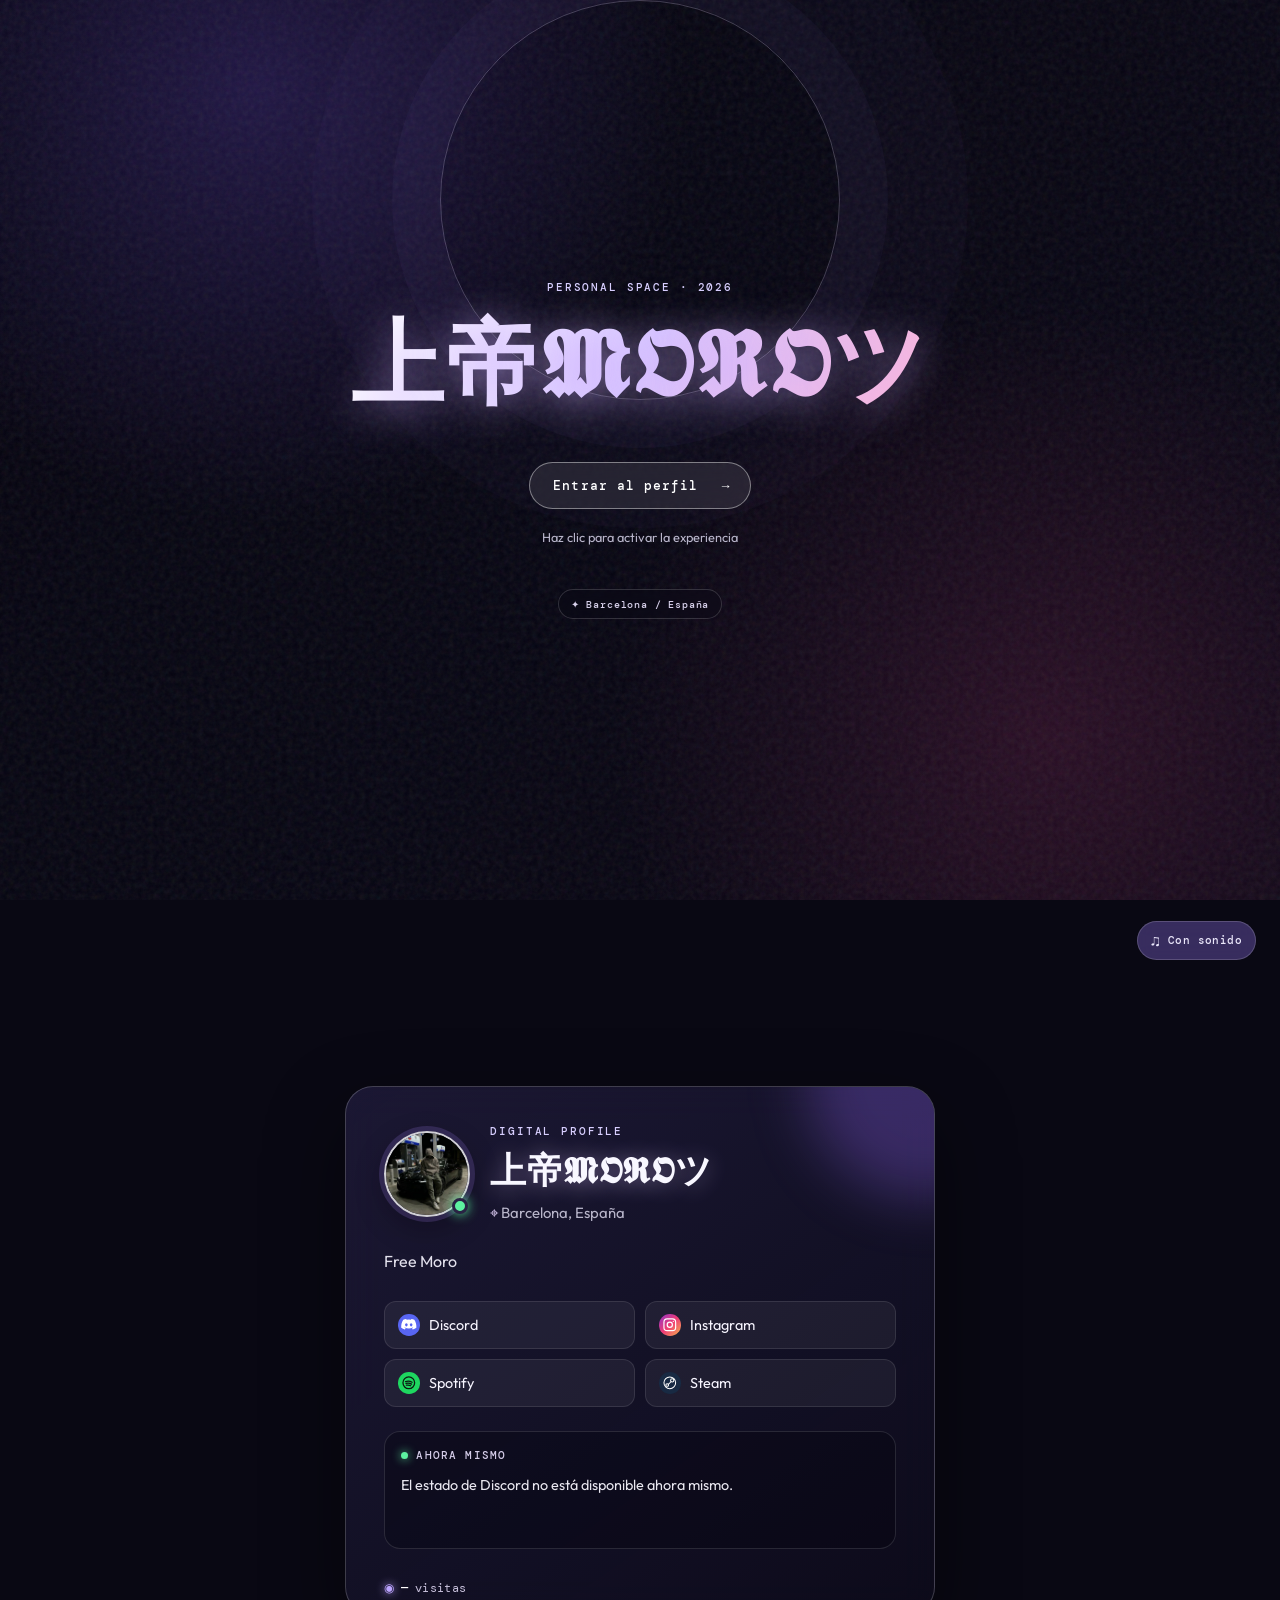
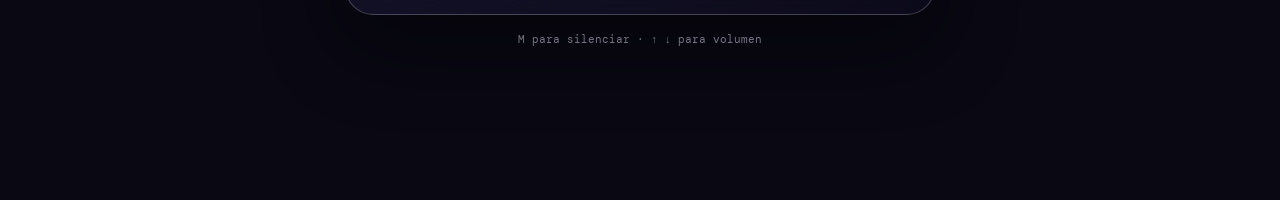
<file: index.html>
<!DOCTYPE html>
<html lang="es">
<head>
  <meta charset="UTF-8" />
  <meta name="viewport" content="width=device-width, initial-scale=1.0" />
  <meta name="theme-color" content="#0c0b18" />
  <title>上帝𝕸𝕺𝕽𝕺ツ · Perfil</title>
  <link rel="icon" type="image/png" href="avatar.png" />
  <link rel="stylesheet" href="style.css" />
  <link rel="stylesheet" href="enhancements.css" />
</head>
<body>
  <video autoplay muted loop playsinline id="bgVideo" aria-hidden="true"><source src="background-video.mp4" type="video/mp4" /></video>
  <div class="backdrop" aria-hidden="true"></div><div class="noise" aria-hidden="true"></div>
  <section id="intro" class="intro" aria-label="Pantalla de bienvenida">
    <div class="intro__orb"></div><div class="intro__lines" aria-hidden="true"></div><p class="eyebrow">PERSONAL SPACE · 2026</p><h1>上帝𝕸𝕺𝕽𝕺ツ</h1>
    <button id="enterButton" class="enter-button" type="button"><span>Entrar al perfil</span><span aria-hidden="true">→</span></button>
    <p class="intro__hint">Haz clic para activar la experiencia</p><span class="intro__badge">✦  Barcelona / España</span>
  </section>
  <main id="main" class="profile-shell" hidden>
    <button id="soundButton" class="sound-button" type="button" aria-label="Silenciar sonido" aria-pressed="true"><span class="sound-icon" aria-hidden="true">♫</span><span class="sound-label">Con sonido</span></button>
    <article class="profile-card">
      <div class="card-glow" aria-hidden="true"></div>
      <header class="profile-header"><div class="avatar-wrap"><img src="avatar.png" alt="Avatar de Moro" class="avatar" /><span class="status-dot" title="Disponible"></span></div><div class="identity"><p class="eyebrow">DIGITAL PROFILE</p><h2>上帝𝕸𝕺𝕽𝕺ツ</h2><p class="location"><span aria-hidden="true">⌖</span> Barcelona, España</p></div></header>
      <p class="bio">Free Moro</p>
      <div class="profile-stats" aria-live="polite"><span aria-hidden="true">◉</span><strong id="viewCount">—</strong><span>visitas</span></div>
      <nav class="socials" aria-label="Redes sociales">
        <a class="discord-link" href="https://discord.com/users/664747091637305364" target="_blank" rel="noopener noreferrer"><span class="social-icon" aria-hidden="true"><svg viewBox="0 0 24 24"><path d="M19.5 5.1A16.2 16.2 0 0 0 15.5 4l-.5 1a13.5 13.5 0 0 0-6 0l-.5-1a16 16 0 0 0-4 1.1C2 8.8 1.4 12.4 1.7 16a16 16 0 0 0 4.9 2.5l1.2-1.6a9 9 0 0 1-1.9-.9l.5-.4a11.5 11.5 0 0 0 11.2 0l.5.4c-.6.4-1.2.7-1.9.9l1.2 1.6a16 16 0 0 0 4.9-2.5c.4-4.2-.7-7.8-2.8-10.9ZM8.7 14.2c-1 0-1.8-1-1.8-2.1S7.7 10 8.7 10s1.8 1 1.8 2.1-.8 2.1-1.8 2.1Zm6.5 0c-1 0-1.8-1-1.8-2.1s.8-2.1 1.8-2.1 1.8 1 1.8 2.1-.8 2.1-1.8 2.1Z"/></svg></span>Discord</a>
        <a class="instagram-link" href="coming-soon.html"><span class="social-icon" aria-hidden="true"><svg viewBox="0 0 24 24"><rect x="3" y="3" width="18" height="18" rx="5"/><circle cx="12" cy="12" r="4"/><circle class="svg-dot" cx="17.4" cy="6.7" r="1"/></svg></span>Instagram</a>
        <a class="spotify-link" href="https://open.spotify.com/user/31qsq3b75jqbqoe5av4777xh5faq" target="_blank" rel="noopener noreferrer"><span class="social-icon" aria-hidden="true"><svg viewBox="0 0 24 24"><circle cx="12" cy="12" r="9"/><path d="M7 10.1c3.8-1 7.4-.5 10.1 1M7.7 13c3.1-.8 6.1-.4 8.5 1M8.3 15.7c2.4-.5 4.8-.2 6.6.9"/></svg></span>Spotify</a>
        <a class="steam-link" href="https://steamcommunity.com/profiles/76561199218925246/" target="_blank" rel="noopener noreferrer"><span class="social-icon" aria-hidden="true"><svg viewBox="0 0 24 24"><circle cx="12" cy="12" r="9"/><circle cx="15.7" cy="8.3" r="2.5"/><circle cx="8" cy="15.4" r="2.1"/><path d="m9.8 14.4 4-4"/></svg></span>Steam</a>
      </nav>
      <section id="discord-status" class="status-card" aria-live="polite"><div class="status-card__heading"><span class="live-dot"></span><span>Ahora mismo</span></div><div id="discord-status-user1" class="status-content"><span class="loading"></span> Conectando con Discord…</div></section>
    </article><p class="keyboard-tip">M para silenciar · ↑ ↓ para volumen</p>
  </main><script src="script.js"></script>
</body></html>
</file>
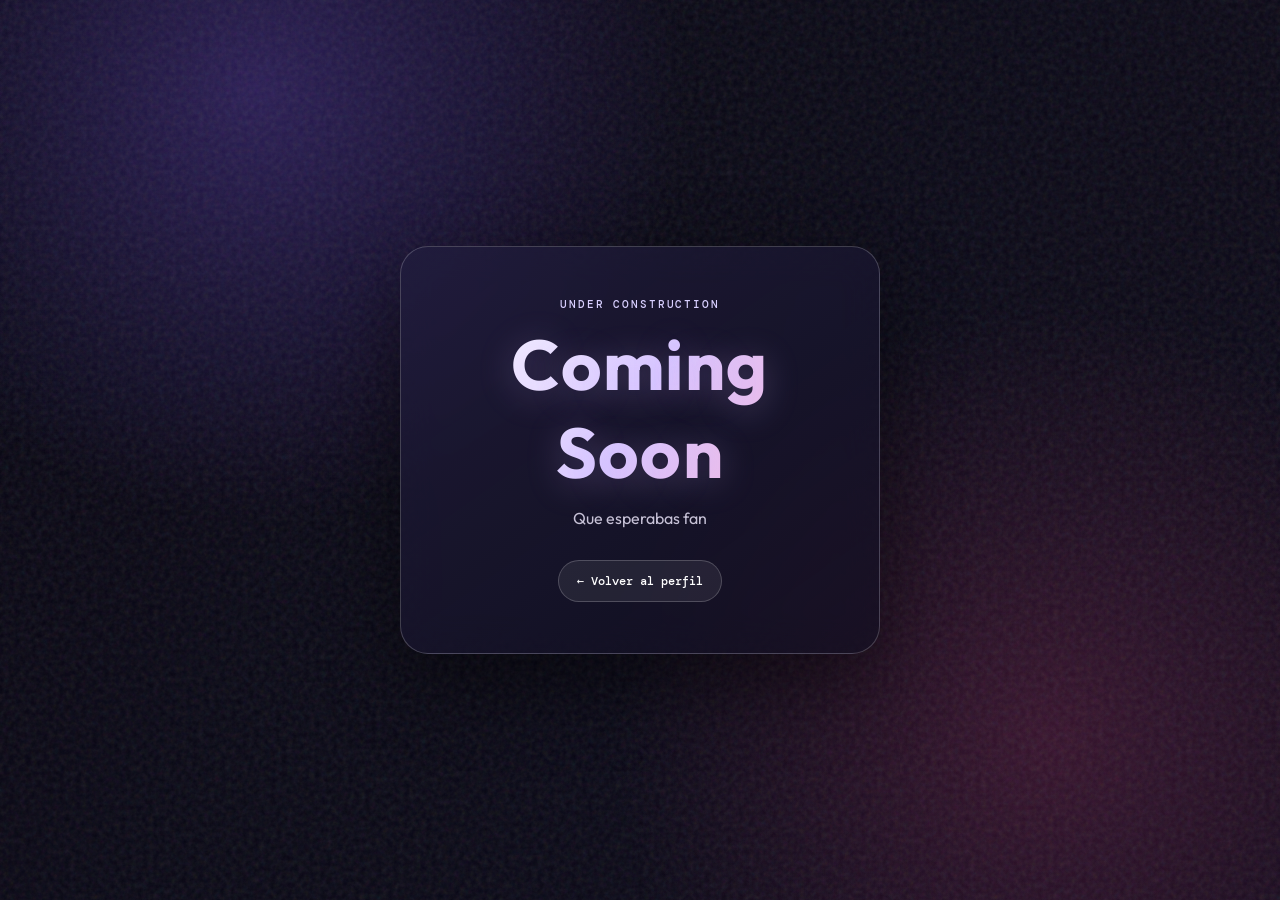
<file: coming-soon.html>
<!DOCTYPE html>
<html lang="es">
<head>
  <meta charset="UTF-8" />
  <meta name="viewport" content="width=device-width, initial-scale=1.0" />
  <meta name="theme-color" content="#0c0b18" />
  <title>Coming Soon · 上帝𝕸𝕺𝕽𝕺ツ</title>
  <link rel="icon" type="image/png" href="avatar.png" />
  <link rel="stylesheet" href="style.css" />
  <link rel="stylesheet" href="enhancements.css" />
  <link rel="stylesheet" href="coming-soon.css" />
</head>
<body>
  <video autoplay muted loop playsinline id="bgVideo" aria-hidden="true"><source src="background-video.mp4" type="video/mp4" /></video>
  <div class="backdrop" aria-hidden="true"></div><div class="noise" aria-hidden="true"></div>
  <main class="soon-page"><section class="soon-card"><p class="eyebrow">UNDER CONSTRUCTION</p><h1>Coming Soon</h1><p>Que esperabas fan</p><a href="index.html" class="back-link">← Volver al perfil</a></section></main>
</body>
</html>
</file>
<file: style.css>
@import url('https://fonts.googleapis.com/css2?family=DM+Mono:wght@400;500&family=Outfit:wght@400;500;600;700&display=swap');
:root{--ink:#f8f7ff;--muted:#b8b5ca;--violet:#9b7cff;--glass:rgba(15,13,31,.63)}*{box-sizing:border-box}body{margin:0;min-height:100vh;overflow:hidden;color:var(--ink);font-family:Outfit,Arial,sans-serif;background:#090813}#bgVideo{position:fixed;inset:0;z-index:-3;width:100%;height:100%;object-fit:cover;filter:saturate(.8) contrast(1.08) brightness(.46);transform:scale(1.03)}.backdrop{position:fixed;inset:0;z-index:-2;background:radial-gradient(circle at 20% 10%,rgba(130,86,255,.28),transparent 33%),radial-gradient(circle at 82% 82%,rgba(255,65,145,.18),transparent 34%),linear-gradient(120deg,rgba(5,4,17,.68),rgba(13,9,28,.45))}.noise{position:fixed;inset:0;z-index:-1;opacity:.16;pointer-events:none;background-image:url("data:image/svg+xml,%3Csvg viewBox='0 0 180 180' xmlns='http://www.w3.org/2000/svg'%3E%3Cfilter id='n'%3E%3CfeTurbulence type='fractalNoise' baseFrequency='.9' numOctaves='4' stitchTiles='stitch'/%3E%3C/filter%3E%3Crect width='100%25' height='100%25' filter='url(%23n)' opacity='.7'/%3E%3C/svg%3E")}.eyebrow{margin:0 0 .55rem;color:#d8cfff;font:500 .68rem/1.2 'DM Mono',monospace;letter-spacing:.17em}.intro{position:relative;min-height:100vh;display:grid;place-content:center;justify-items:center;padding:2rem;overflow:hidden;text-align:center;background:rgba(4,3,12,.22)}.intro__orb{position:absolute;width:25rem;height:25rem;border:1px solid rgba(226,216,255,.25);border-radius:50%;box-shadow:0 0 0 3rem rgba(171,135,255,.035),0 0 0 8rem rgba(171,135,255,.025);animation:breathe 4s ease-in-out infinite}.intro h1{position:relative;margin:0;font-size:clamp(2.3rem,8vw,5.8rem);letter-spacing:.025em;text-shadow:0 5px 40px rgba(206,175,255,.6);animation:rise .8s cubic-bezier(.2,.8,.2,1) both}.enter-button{position:relative;display:flex;gap:1.5rem;align-items:center;margin-top:2.1rem;padding:.9rem 1.2rem .9rem 1.45rem;border:1px solid rgba(255,255,255,.42);border-radius:100px;color:white;background:rgba(255,255,255,.09);cursor:pointer;font:500 .8rem 'DM Mono',monospace;letter-spacing:.08em;backdrop-filter:blur(12px);transition:transform .25s,background .25s,box-shadow .25s}.enter-button:hover{transform:translateY(-3px);background:rgba(180,143,255,.3);box-shadow:0 12px 35px rgba(28,8,66,.45)}.intro__hint{position:relative;margin:1.2rem 0 0;color:var(--muted);font-size:.8rem;animation:blink 2s infinite}.profile-shell{position:relative;min-height:100vh;display:grid;place-content:center;padding:4rem 1.25rem 2rem}.profile-card{position:relative;isolation:isolate;width:min(92vw,590px);padding:clamp(1.4rem,4vw,2.4rem);overflow:hidden;border:1px solid rgba(255,255,255,.2);border-radius:28px;background:linear-gradient(145deg,rgba(33,29,62,.76),var(--glass));box-shadow:0 30px 80px rgba(0,0,0,.44);backdrop-filter:blur(18px);animation:cardIn .75s .12s cubic-bezier(.2,.8,.2,1) both}.card-glow{position:absolute;z-index:-1;width:15rem;height:15rem;right:-7rem;top:-8rem;border-radius:50%;background:rgba(151,108,255,.28);filter:blur(28px)}.profile-header{display:flex;align-items:center;gap:1.25rem}.avatar-wrap{position:relative;flex:0 0 auto}.avatar{display:block;width:86px;height:86px;object-fit:cover;border:2px solid rgba(255,255,255,.8);border-radius:50%;box-shadow:0 0 0 5px rgba(174,132,255,.18),0 10px 30px rgba(0,0,0,.3);transition:transform .35s,box-shadow .35s}.avatar-wrap:hover .avatar{transform:rotate(5deg) scale(1.07);box-shadow:0 0 0 6px rgba(255,109,178,.24),0 14px 35px rgba(0,0,0,.4)}.status-dot{position:absolute;right:2px;bottom:3px;width:16px;height:16px;border:3px solid #292344;border-radius:50%;background:#5df2a0;box-shadow:0 0 12px #5df2a0}.identity h2{margin:0;font-size:clamp(1.6rem,5vw,2.25rem);font-weight:600;letter-spacing:.02em;text-shadow:0 2px 22px rgba(220,199,255,.46)}.location{margin:.4rem 0 0;color:var(--muted);font-size:.93rem}.location span{color:#e8d7ff}.bio{max-width:430px;margin:1.7rem 0;color:#e3e1ed;font-size:1rem;line-height:1.55}.socials{display:grid;grid-template-columns:repeat(2,1fr);gap:.65rem}.socials a{display:flex;align-items:center;gap:.58rem;padding:.76rem .8rem;border:1px solid rgba(255,255,255,.1);border-radius:12px;color:#f7f5ff;background:rgba(255,255,255,.055);text-decoration:none;font-size:.9rem;transition:transform .22s,background .22s,border-color .22s}.socials a:hover{transform:translateY(-3px);border-color:rgba(197,169,255,.65);background:rgba(172,130,255,.19)}.social-icon{display:grid;width:1.35rem;height:1.35rem;place-items:center;border-radius:50%;color:#0e0c1d;background:linear-gradient(135deg,#c7b5ff,#ffb1d3);font-weight:700}.status-card{margin-top:1.5rem;padding:1rem;border:1px solid rgba(255,255,255,.12);border-radius:16px;background:rgba(5,4,14,.33)}.status-card__heading{display:flex;gap:.5rem;align-items:center;margin-bottom:.85rem;color:#d4cce8;font:500 .67rem 'DM Mono',monospace;letter-spacing:.11em;text-transform:uppercase}.live-dot{width:7px;height:7px;border-radius:50%;background:#5df2a0;box-shadow:0 0 10px #5df2a0;animation:pulse 1.6s infinite}.status-content{min-height:56px;color:#e9e7f0;font-size:.9rem}.discord-presence{display:flex;align-items:center;gap:.85rem;text-align:left}.discord-avatar{width:52px;height:52px;border:2px solid var(--status-color,#808080);border-radius:50%;object-fit:cover}.presence-copy{flex:1;min-width:0}.presence-copy strong,.presence-copy span{display:block;overflow:hidden;text-overflow:ellipsis;white-space:nowrap}.presence-copy span{margin-top:.22rem;color:var(--muted);font-size:.82rem}.activity-art{width:48px;height:48px;border-radius:10px;object-fit:cover}.spotify-progress{height:4px;margin-top:.55rem;overflow:hidden;border-radius:10px;background:rgba(255,255,255,.14)}.spotify-progress i{display:block;height:100%;border-radius:inherit;background:linear-gradient(90deg,#1ed760,#a3ffb5);transition:width .8s linear}.loading{display:inline-block;width:12px;height:12px;margin-right:.35rem;border:2px solid rgba(255,255,255,.2);border-top-color:#cbb9ff;border-radius:50%;vertical-align:-2px;animation:spin .8s linear infinite}.sound-button{position:absolute;top:1.3rem;right:1.5rem;display:flex;gap:.45rem;align-items:center;padding:.5rem .8rem;border:1px solid rgba(255,255,255,.17);border-radius:100px;color:#eae6fa;background:rgba(12,9,28,.4);cursor:pointer;font:500 .7rem 'DM Mono',monospace;letter-spacing:.04em;backdrop-filter:blur(10px);transition:background .2s}.sound-button:hover,.sound-button[aria-pressed="true"]{background:rgba(155,124,255,.32)}.sound-icon{font-size:1rem}.keyboard-tip{margin:1rem 0 0;color:rgba(236,231,255,.65);font:.68rem 'DM Mono',monospace;text-align:center}body.is-entering .intro{animation:fadeOut .55s ease forwards}body.is-entering .profile-shell{animation:fadeIn .45s .35s both}@keyframes breathe{50%{transform:scale(1.08);opacity:.65}}@keyframes rise{from{opacity:0;transform:translateY(15px)}}@keyframes blink{50%{opacity:.45}}@keyframes cardIn{from{opacity:0;transform:translateY(26px) scale(.97)}}@keyframes fadeOut{to{opacity:0;transform:scale(1.04);pointer-events:none}}@keyframes fadeIn{from{opacity:0}}@keyframes pulse{50%{box-shadow:0 0 2px #5df2a0}}@keyframes spin{to{transform:rotate(360deg)}}@media(max-width:480px){.profile-shell{padding-top:4.6rem}.profile-header{align-items:flex-start}.avatar{width:72px;height:72px}.sound-label{display:none}.sound-button{right:1rem}.bio{margin:1.35rem 0}.socials a{font-size:.82rem}}@media(prefers-reduced-motion:reduce){*,*::before,*::after{animation-duration:.01ms!important;animation-iteration-count:1!important;scroll-behavior:auto!important;transition-duration:.01ms!important}}
</file>
<file: enhancements.css>
/* Refuerzos visuales: introducción y logotipos de redes. */
.intro__lines { position:absolute; inset:0; opacity:.35; background:linear-gradient(90deg,transparent 49.85%,rgba(228,211,255,.5) 50%,transparent 50.15%),linear-gradient(0deg,transparent 49.85%,rgba(228,211,255,.5) 50%,transparent 50.15%); background-size:80px 80px; mask-image:radial-gradient(circle,black,transparent 67%); animation:grid-drift 12s linear infinite; }
.intro__badge { position:relative; margin-top:2.8rem; padding:.45rem .75rem; border:1px solid rgba(255,255,255,.16); border-radius:99px; color:#d8d1eb; background:rgba(8,6,22,.22); font:500 .64rem 'DM Mono',monospace; letter-spacing:.08em; backdrop-filter:blur(8px); }
.intro h1 { background:linear-gradient(120deg,#fff,#d8c7ff 50%,#ffb4d6); -webkit-background-clip:text; background-clip:text; color:transparent; }
.social-icon { overflow:hidden; background:rgba(255,255,255,.11); color:#fff; }
.social-icon svg { width:100%; height:100%; padding:3px; fill:none; stroke:currentColor; stroke-width:1.8; stroke-linecap:round; stroke-linejoin:round; }
.discord-link .social-icon { color:#fff; background:#5865f2; }.discord-link .social-icon svg { fill:currentColor; stroke:none; padding:2px; }
.instagram-link .social-icon { color:#fff; background:linear-gradient(135deg,#8d35c9,#ef3c76,#f6b54c); }.instagram-link .social-icon rect { fill:none; }.instagram-link .social-icon .svg-dot { fill:currentColor; stroke:none; }
.spotify-link .social-icon { color:#0b1b11; background:#1ed760; }.spotify-link .social-icon svg { stroke-width:2; }
.steam-link .social-icon { color:#fff; background:#182a43; }.steam-link .social-icon svg { stroke-width:1.55; }
.socials a:hover .social-icon { transform:rotate(-7deg) scale(1.08); }.social-icon { transition:transform .22s ease; }
.activity-fallback { display:grid; width:48px; height:48px; place-items:center; flex:0 0 auto; border:1px solid rgba(255,255,255,.16); border-radius:10px; background:linear-gradient(135deg,#5846a5,#9e72cf); font-size:1.35rem; }
.profile-card { will-change:transform; transition:transform .28s ease-out; }
.profile-card { padding-bottom:4.1rem; }.profile-stats { position:absolute; bottom:1.15rem; left:clamp(1.4rem,4vw,2.4rem); display:inline-flex; align-items:center; gap:.4rem; color:#c8c1dc; font:.72rem 'DM Mono',monospace; letter-spacing:.03em; }.profile-stats > :first-child { color:#bca4ff; text-shadow:0 0 10px #bca4ff; }.profile-stats strong { color:#fff; font-weight:500; }
@keyframes grid-drift { to { background-position:80px 80px; } }
</file>
<file: coming-soon.css>
.soon-page{min-height:100vh;display:grid;place-items:center;padding:1.5rem}.soon-card{width:min(92vw,480px);padding:3.2rem 2rem;border:1px solid rgba(255,255,255,.2);border-radius:28px;text-align:center;background:linear-gradient(145deg,rgba(33,29,62,.76),rgba(15,13,31,.63));box-shadow:0 30px 80px rgba(0,0,0,.44);backdrop-filter:blur(18px);animation:cardIn .75s cubic-bezier(.2,.8,.2,1) both}.soon-card h1{margin:.2rem 0 .7rem;font-size:clamp(2.3rem,8vw,4.4rem);letter-spacing:.02em;background:linear-gradient(120deg,#fff,#d8c7ff 50%,#ffb4d6);-webkit-background-clip:text;background-clip:text;color:transparent;text-shadow:0 5px 35px rgba(206,175,255,.26)}.soon-card p:not(.eyebrow){margin:0;color:#c7c2d7}.back-link{display:inline-block;margin-top:2rem;padding:.75rem 1.1rem;border:1px solid rgba(255,255,255,.2);border-radius:99px;color:#fff;background:rgba(255,255,255,.07);text-decoration:none;font:500 .76rem 'DM Mono',monospace;transition:transform .2s,background .2s}.back-link:hover{transform:translateY(-2px);background:rgba(172,130,255,.25)}
</file>
